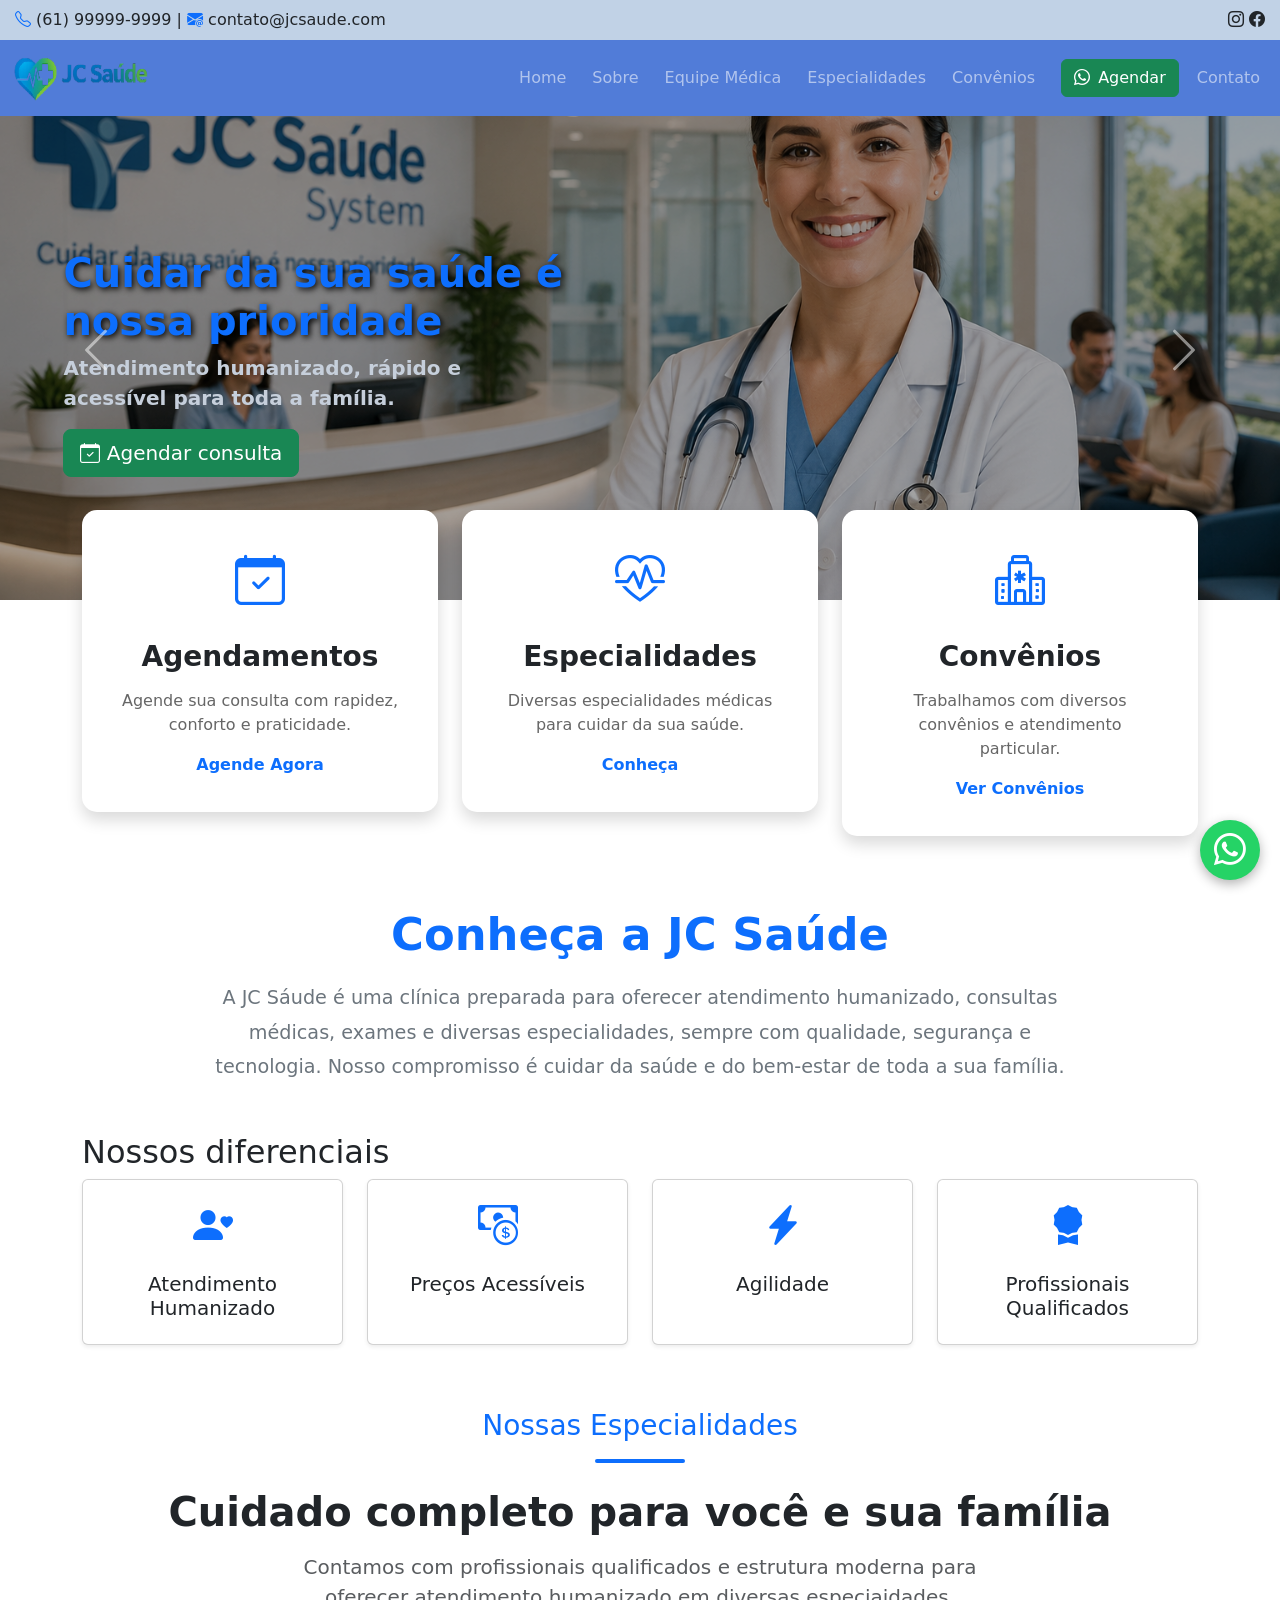
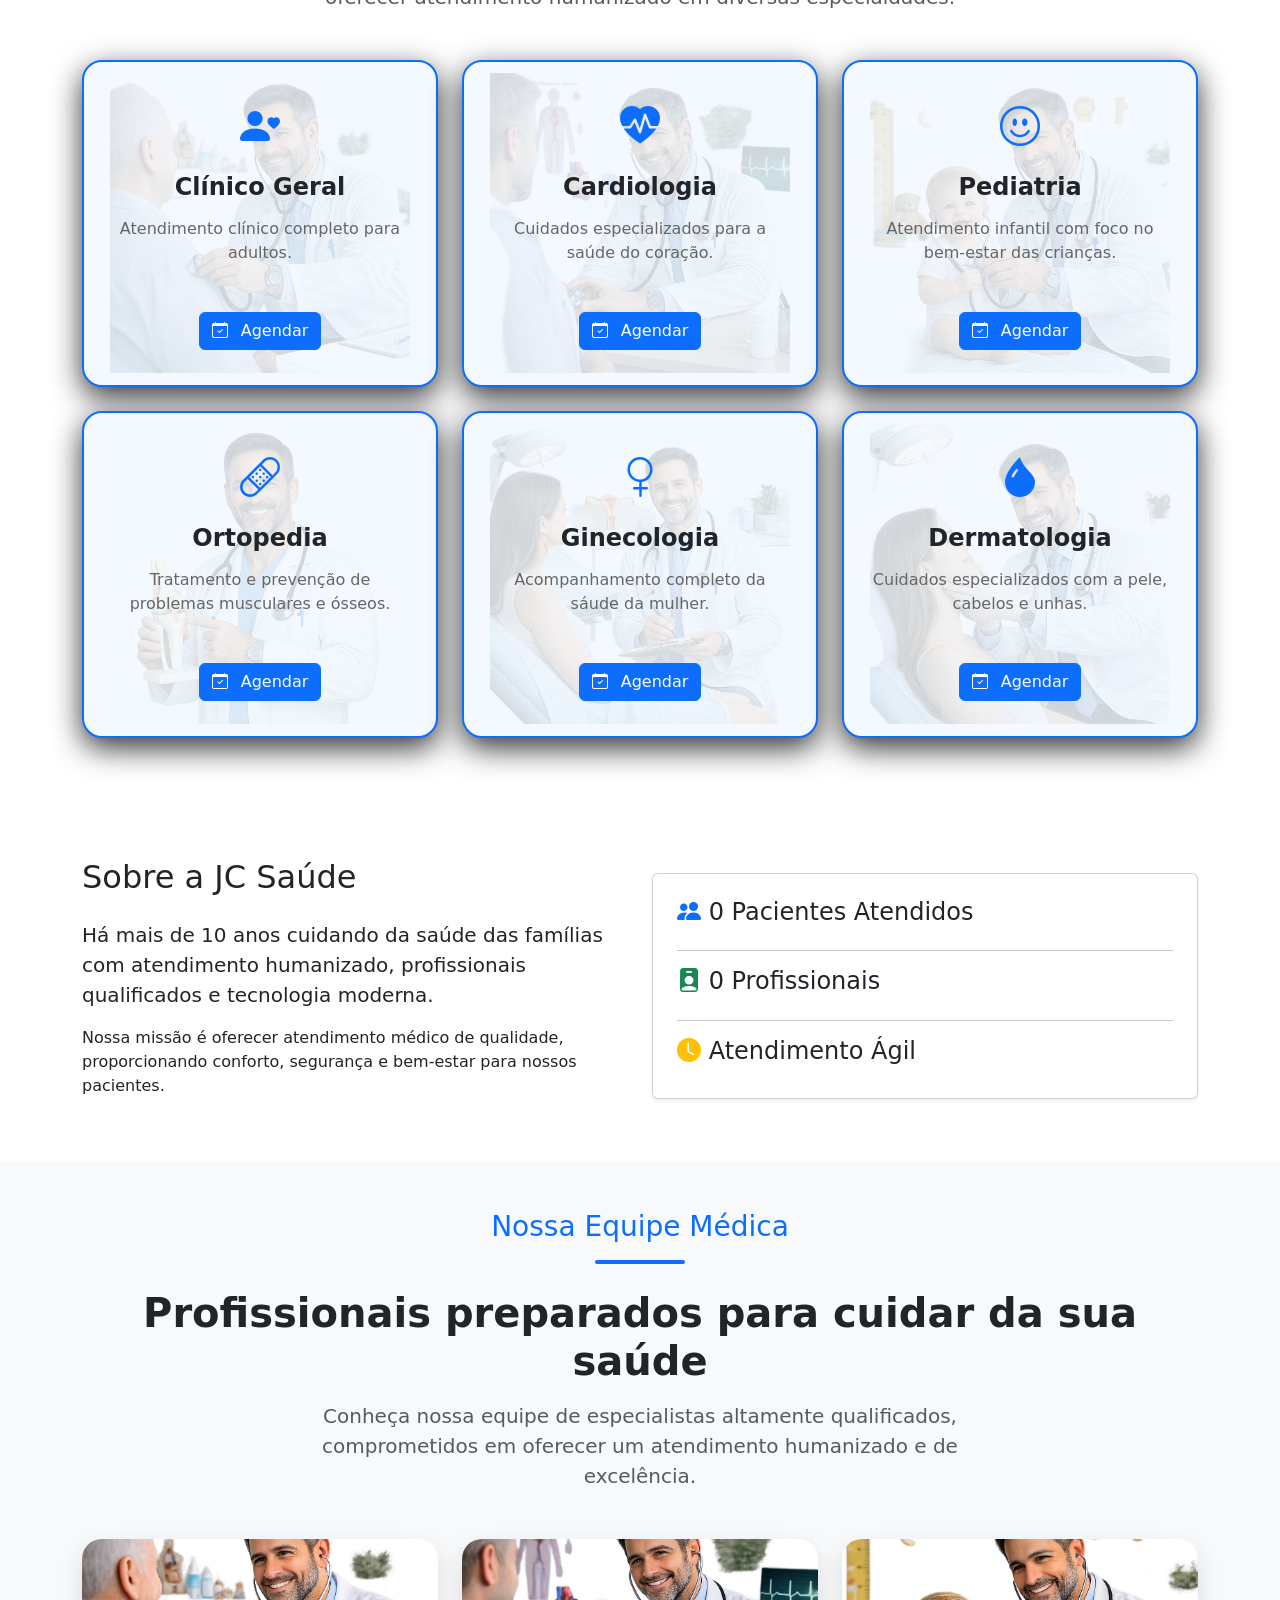
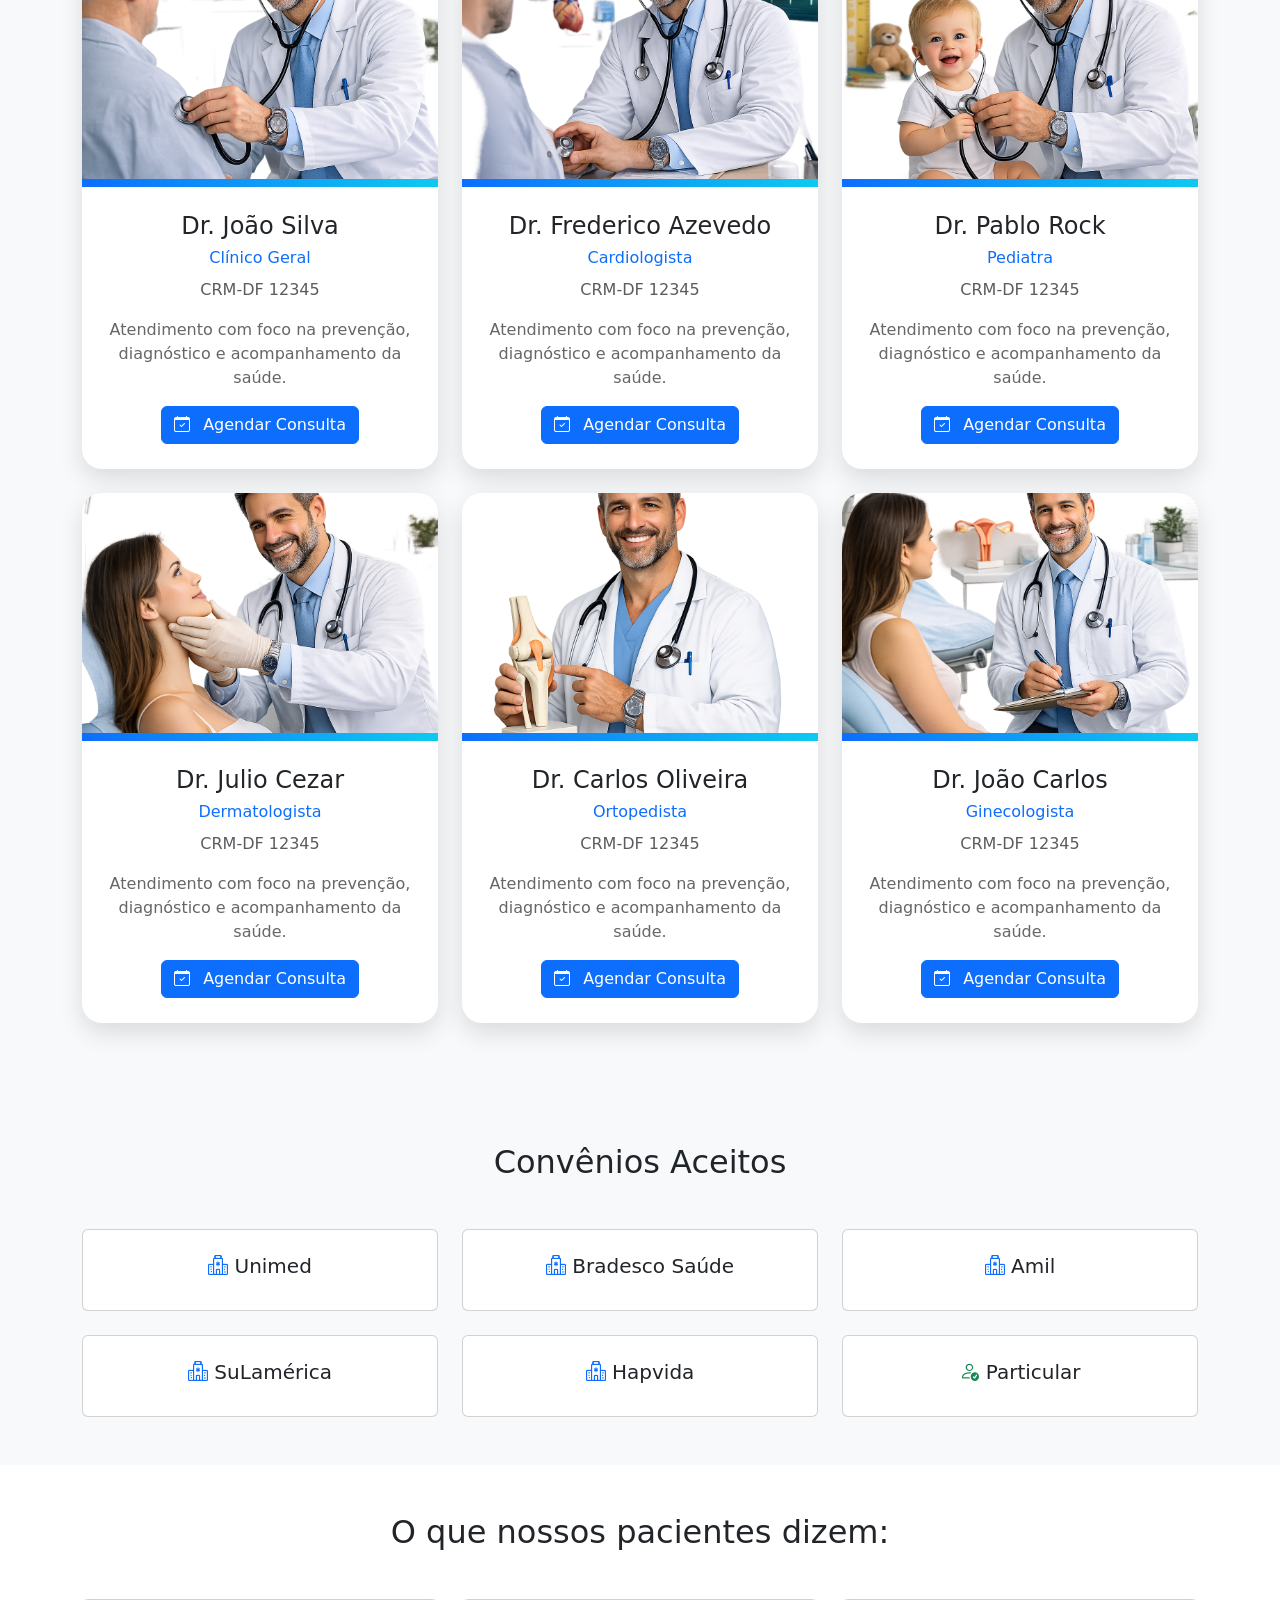
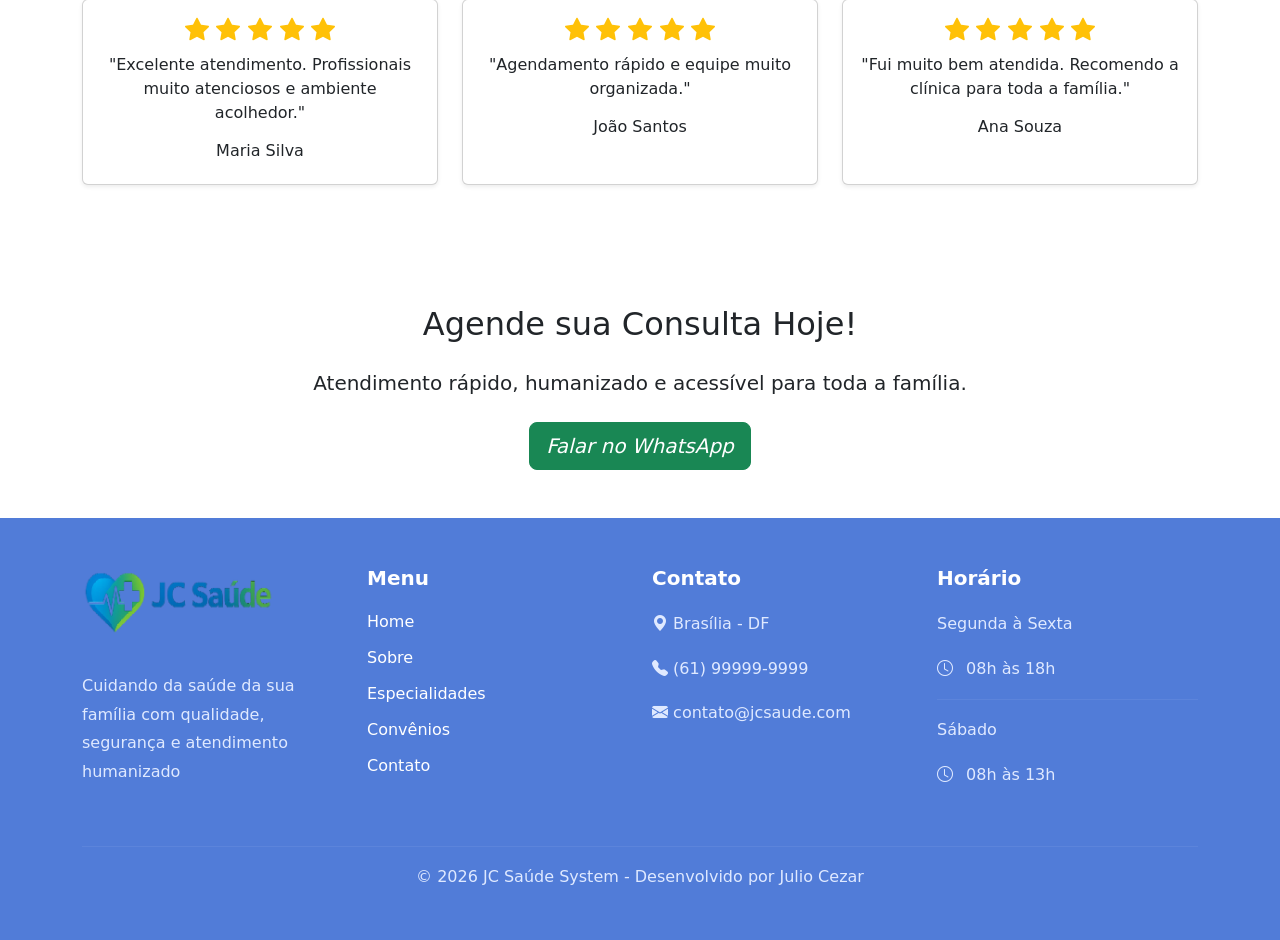
<file: index.html>
<!DOCTYPE html>
<html lang="pt-BR">

<head>
    <meta charset="UTF-8">
    <meta name="viewport"
     content="width=device-width, initial-scale=1.0">
    <title>JC Saúde System</title>
    
<!-- Bootstrap -->
    <link href="https://cdn.jsdelivr.net/npm/bootstrap@5.3.8/dist/css/bootstrap.min.css" rel="stylesheet">

<!-- Bootstrap ícones -->    
    <link rel="stylesheet" href="https://cdn.jsdelivr.net/npm/bootstrap-icons@1.13.1/font/bootstrap-icons.min.css">

<!-- CSS Personalizado -->
<link rel="stylesheet" href="css/style.css">
</head>

<body>

  <!-- Botão Flutuante WhatsApp --> 
    <a href="https://wa.me/5561999999999" 
       class="whatsapp-float" 
       target="_blank">
       <i class="bi bi-whatsapp"></i>
    </a>
    
<!-- Cabeçalho Superior -->
    <header>
        <div>
          <i class="bi bi-telephone text-primary">
          </i> (61) 99999-9999 | 
          <i class="bi bi-envelope-at-fill text-primary">
          </i> contato@jcsaude.com
        </div>

        <div>
          <i class="bi bi-instagram"></i>
          <i class="bi bi-facebook"></i>
        </div>
    </header>

<!-- Navbar Barra de Navegação -->
    <nav class="navbar navbar-expand-lg navbar-dark fixed-top">

        <div class="container-fluid">

          <a class="navbar-brand" href="index.html">
            <img src="img/logo2.png" alt="JC Saúde" style="height: 50px;">
          </a>
          
          <button class="navbar-toggler"
              type="button"
              data-bs-toggle="collapse"
              data-bs-target="#menu">
            <span class="navbar-toggler-icon"></span>
          </button>

          <div class="collapse navbar-collapse"
          id="menu">

          <ul class="navbar-nav ms-auto">

            <li class="nav-item">
              <a class="nav-link"href="#inicio">Home</a>
            </li>

            <li class="nav-item">
              <a class="nav-link"href="#sobre">Sobre</a>
            </li>

            <li class="nav-item">
              <a class="nav-link"href="#equipe">Equipe Médica</a>
            </li>

            <li class="nav-item">
              <a class="nav-link" href="#especialidades">Especialidades</a>
            </li>

            <li class="nav-item">
              <a class="nav-link" href="#convenios">Convênios</a>
            </li>

            <li class="nav-item">
              <a class="btn btn-success ms-2" href="#agendamento">
                <i class="bi bi-whatsapp me-2"></i>Agendar
              </a>
            </li>

            <li class="nav-item">
              <a class="nav-link" href="contato.html">Contato</a>
            </li>

          </ul>
        </div>
      </div>
    </nav>

<!-- Carousel Principal -->
 <section id="inicio">
 <div id="carouselJC" class="carousel slide carousel-fade"
      data-bs-ride="carousel" 
      data-bs-interval="5000" 
      data-bs-pause="hover">
  <div class="carousel-indicators">
    <button type="button" 
            data-bs-target="#carouselJC" 
            data-bs-slide-to="0" 
            class="active" 
            aria-current="true">
    </button>
    <button type="button" 
            data-bs-target="#carouselJC" 
            data-bs-slide-to="1">
    </button>
    <button type="button" 
            data-bs-target="#carouselJC" 
            data-bs-slide-to="2">
    </button>
  </div>

  <div class="carousel-inner">
    <div class="carousel-item active">
      <img src="img/banner1.png" class="d-block w-100" 
           alt="Consulta Médica">
           <div class="carousel-overlay"></div>
           <div class="carousel-caption text-start mb-5">
            <h1>Cuidar da sua saúde é nossa prioridade</h1>
            <p class="fs-5">
              Atendimento humanizado, rápido e acessível para toda a família.
            </p>
            <a href="#contato" class=" btn btn-success btn-lg">
              <i class="bi bi-calendar-check"></i> Agendar consulta
            </a>
      </div>
  </div>

    <div class="carousel-item">
      <img src="img/banner2.png" class="d-block w-100" 
           alt="Consultas e Exames">
           <div class="carousel-overlay"></div>
           <div class="carousel-caption text-start">
           <h2>Consultas e Exames</h2>
           <p>Realizamos consultas e exames com qualidade, rapidez e tecnologia.
           </p>
        </div>
    </div>

    <div class="carousel-item">
      <img src="img/banner3.png" class="d-block w-100" 
           alt="Conheça a JC Sáude">
           <div class="carousel-overlay"></div>
           <div class="carousel-caption text-start">
           <h2>Conheça a JC Saúde</h2>
           <p>Uma clínica preparada para cuidar da sua saúde
             com excelência, segurança e atendimento humanizado
           </p>
        </div>
    </div>
  </div>

  <button class="carousel-control-prev" 
          type="button" 
          data-bs-target="#carouselJC" 
          data-bs-slide="prev">
        <span class="carousel-control-prev-icon"></span>
  </button>
  <button class="carousel-control-next" 
          type="button" 
          data-bs-target="#carouselJC" 
          data-bs-slide="next">
        <span class="carousel-control-next-icon"></span>
  </button>
 </div>
 </section>

<!-- Cards abaixo do Carousel -->
 <section class="cards-home container">
  <div class="row">
  <div class="col-md-4 mb-4">
    <div class="card card-home shadow">
      <i class="bi bi-calendar-check"></i>
      <h3>Agendamentos</h3>
      <p>Agende sua consulta com rapidez, conforto e praticidade.
      </p>
      <a href="#contato">Agende Agora</a>
    </div>
  </div>

  <div class="col-md-4 mb-4">
    <div class="card card-home shadow">
      <i class="bi bi-heart-pulse"></i>
      <h3>Especialidades</h3>
      <p>Diversas especialidades médicas para cuidar da sua saúde.
      </p>
      <a href="#especialidades">Conheça</a>
    </div>
  </div>

  <div class="col-md-4 mb-4">
    <div class="card card-home shadow">
      <i class="bi bi-hospital"></i>
      <h3>Convênios</h3>
      <p>Trabalhamos com diversos convênios e atendimento particular.
      </p>
      <a href="#convenios">Ver Convênios</a>
    </div>
  </div>

  </div>
 </section>
    <main>

<!-- Hero Section -->
        <section class="hero-section py-5">
          <div class="container text-center">

                  <h2>Conheça a JC Saúde</h2>

                  <p>A JC Sáude é uma clínica preparada para oferecer atendimento 
                    humanizado, consultas médicas, exames e diversas especialidades,
                    sempre com qualidade, segurança e tecnologia.
                    Nosso compromisso é cuidar da saúde e do bem-estar de toda a sua família.
                  </p>

                </div>
        </section>

<!-- Nossos Diferenciais -->
        <section>
          <div class="container">

            <h2>Nossos diferenciais</h2>

            <div class="row">
            
                <div class="col-md-3 mb-3">
                  <div class="card h-100 shadow-sm">
                    <div class="card-body text-center">
                      <i class="bi bi-person-heart fs-1 text-primary"></i>
                      <h5 class="mt-3">Atendimento Humanizado</h5>
                    </div>
                  </div>
                </div>

                <div class="col-md-3 mb-3">
                  <div class="card h-100 shadow-sm">
                     <div class="card-body text-center">
                      <i class="bi bi-cash-coin fs-1 text-primary"></i>
                      <h5 class="mt-3">Preços Acessíveis</h5>
                    </div>
                  </div>
                </div>

                <div class="col-md-3 mb-3">
                  <div class="card h-100 shadow-sm">
                     <div class="card-body text-center">
                      <i class="bi bi-lightning-charge-fill fs-1 text-primary"></i>
                      <h5 class="mt-3">Agilidade</h5>
                    </div>
                  </div>
                </div>

                <div class="col-md-3 mb-3">
                  <div class="card h-100 shadow-sm">
                     <div class="card-body text-center">
                      <i class="bi bi-award-fill fs-1 text-primary"></i>
                      <h5 class="mt-3">Profissionais Qualificados</h5>
                    </div>
                  </div>
                </div>

            </div>

          </div>
        </section>

<!-- Especialidades Médicas -->
        <section id="especialidades" class="py-5">
          <div class="container">

           <div class="text-center mb-5">
            <h3 class="text-primary mb-3">
              Nossas Especialidades
            </h3>
            <div class="linha-titulo"></div>

              <h2 class="display-6 fw-bold mb-3">
                Cuidado completo para você e sua família
              </h2>

              <p class="lead text-muted mx-auto" 
                 style="max-width: 700px;">
                Contamos com profissionais qualificados e estrutura moderna para oferecer
                atendimento humanizado em diversas especiaidades.
              </p>
            </div>

            <div class="row">

                <div class="col-lg-4 col-md-6 mb-4">
                    <div class="card-especialidade" 
                         style="--watermark:url('../img/clinico-geral.png');">
                        <div class="card-body text-center">
                          <i class="bi bi-person-heart text-primary fs-1"></i>
                        <h4 class="mt-3">Clínico Geral</h4>
                            <p>
                              Atendimento clínico completo para adultos.
                            </p>
                            <a href="#contato" class="btn btn-primary">
                              <i class="bi bi-calendar-check me-2"></i>
                              Agendar
                            </a>
                         </div>

                      </div>
                   </div>

                <div class="col-lg-4 col-md-6 mb-4">
                    <div class="card-especialidade" 
                         style="--watermark:url('../img/cardiologista.png');">
                        <div class="card-body text-center">
                            <i class="bi bi-heart-pulse-fill text-primary fs-1"></i> 
                            <h4 class="mt-3">Cardiologia</h4>
                            <p>
                              Cuidados especializados para a saúde do coração.
                            </p>
                             <a href="#contato" class="btn btn-primary">
                              <i class="bi bi-calendar-check me-2"></i>
                              Agendar
                            </a>
                        </div>

                    </div>
                  </div>

                <div class="col-lg-4 col-md-6 mb-4">
                    <div class="card-especialidade" 
                         style="--watermark:url('../img/pediatra.png');">
                        <div class="card-body text-center">
                          <i class="bi bi-emoji-smile text-primary fs-1"></i>
                        <h4 class="mt-3">Pediatria</h4>
                            <p>
                              Atendimento infantil com foco no bem-estar das crianças.
                            </p>
                            <a href="#contato" class="btn btn-primary">
                              <i class="bi bi-calendar-check me-2"></i>
                              Agendar
                            </a>
                         </div>

                      </div>
                  </div>

                <div class="col-lg-4 col-md-6 mb-4">
                    <div class="card-especialidade" 
                         style="--watermark:url('../img/ortopedista.png');">
                        <div class="card-body text-center">
                          <i class="bi bi-bandaid text-primary fs-1"></i>
                        <h4 class="mt-3">Ortopedia</h4>
                            <p>
                              Tratamento e prevenção de problemas musculares e ósseos.
                            </p>
                            <a href="#contato" class="btn btn-primary">
                              <i class="bi bi-calendar-check me-2"></i>
                              Agendar
                            </a>
                        </div>

                     </div>
                  </div>

                <div class="col-lg-4 col-md-6 mb-4">
                    <div class="card-especialidade" 
                         style="--watermark:url('../img/ginecologista.png');">
                        <div class="card-body text-center">
                          <i class="bi bi-gender-female text-primary fs-1"></i>
                        <h4 class="mt-3">Ginecologia</h4>
                            <p>
                              Acompanhamento completo da sáude da mulher.
                            </p>
                            <a href="#contato" class="btn btn-primary">
                              <i class="bi bi-calendar-check me-2"></i>
                              Agendar
                            </a>
                       </div>

                  </div>
                </div>

                <div class="col-lg-4 col-md-6 mb-4">
                    <div class="card-especialidade" 
                         style="--watermark:url('../img/demartologista.png');">
                        <div class="card-body text-center">
                          <i class="bi bi-droplet-fill text-primary fs-1"></i>
                        <h4 class="mt-3">Dermatologia</h4>
                            <p>
                              Cuidados especializados com a pele, cabelos e unhas.
                            </p>
                            <a href="#contato" class="btn btn-primary">
                              <i class="bi bi-calendar-check me-2"></i>
                              Agendar
                            </a>
                        </div>

                    </div>
                 </div>
              </div>
           </div>
        </section>
    
<!-- Sobre a clínica -->
        <section id="sobre" class="py-5">
          <div class="container">
            <div class="row align-items-center">
              <div class="col-md-6">
                <h2 class="mb-4">Sobre a JC Saúde</h2>

                <p class="lead">
                  Há mais de 10 anos cuidando da saúde das famílias com atendimento humanizado,
                   profissionais qualificados e tecnologia moderna.
                </p>

                <p>Nossa missão é oferecer atendimento médico de qualidade,
                  proporcionando conforto, segurança e bem-estar para nossos pacientes.
                </p>
              </div>
              <div class="col-md-6">
                <div class="card shadow-sm p-4">

                  <h4>
                    <i class="bi bi-people-fill text-primary"></i>
                    <span class="contador" data-target="5000">0</span>
                    Pacientes Atendidos
                  </h4>
                  
                  <hr>

                  <h4>
                    <i class="bi bi-person-badge-fill text-success"></i>
                    <span class="contador" data-target="20">0</span>
                    Profissionais
                  </h4>

                  <hr>

                  <h4>
                    <i class="bi bi-clock-fill text-warning"></i>
                    Atendimento Ágil
                  </h4>
                </div>
              </div>
            </div>
          </div>
        </section>  
        
<!-- Equipe Médica -->
 <section id="equipe" class="py-5 bg-light">
  <div class="container">
    <div class="text-center mb-5">
      <h3 class="text-primary mb-3">
        Nossa Equipe Médica
      </h3>
      <div class="linha-titulo"></div>
      <h2 class="display-6 fw-bold mb-3">
        Profissionais preparados para cuidar da sua saúde
      </h2>
      <p class="lead text-muted mx-auto"
         style="max-width: 700px;">
         Conheça nossa equipe de especialistas altamente qualificados,
         comprometidos em oferecer um atendimento humanizado e de excelência.
        </p>
    </div>
    <div class="row">

      <div class="col-lg-4 col-md-6 mb-4">
        <div class="card-medico text-center">
          <img src="img/clinico-geral.png" 
               class="img-fluid foto-medico" 
               alt="clínico Geral">
               <div class="faixa-medico"></div>
               <div class="card-body">
                <h4>Dr. João Silva</h4>
                <h6 class="text-primary">
                  Clínico Geral
                </h6>

                <p class="text-muted">
                  CRM-DF 12345
                </p>
                <p>
                  Atendimento com foco na prevenção,
                  diagnóstico e acompanhamento da saúde.
                </p>

                <a href="#contato" class="btn btn-primary">
                  <i class="bi bi-calendar-check me-2"></i>
                  Agendar Consulta
                </a>
               </div>             
            </div>           
        </div>
        
         <div class="col-lg-4 col-md-6 mb-4">
        <div class="card-medico text-center">
          <img src="img/cardiologista.png" 
               class="img-fluid foto-medico" 
               alt="clínico Geral">
               <div class="faixa-medico"></div>
               <div class="card-body">
                <h4>Dr. Frederico Azevedo</h4>
                <h6 class="text-primary">
                  Cardiologista
                </h6>

                <p class="text-muted">
                  CRM-DF 12345
                </p>
                <p>
                  Atendimento com foco na prevenção,
                  diagnóstico e acompanhamento da saúde.
                </p>

                <a href="#contato" class="btn btn-primary">
                  <i class="bi bi-calendar-check me-2"></i>
                  Agendar Consulta
                </a>
               </div>             
            </div>           
        </div>

         <div class="col-lg-4 col-md-6 mb-4">
        <div class="card-medico text-center">
          <img src="img/pediatra.png" 
               class="img-fluid foto-medico" 
               alt="clínico Geral">
               <div class="faixa-medico"></div>
               <div class="card-body">
                <h4>Dr. Pablo Rock</h4>
                <h6 class="text-primary">
                  Pediatra
                </h6>

                <p class="text-muted">
                  CRM-DF 12345
                </p>
                <p>
                  Atendimento com foco na prevenção,
                  diagnóstico e acompanhamento da saúde.
                </p>

                <a href="#contato" class="btn btn-primary">
                  <i class="bi bi-calendar-check me-2"></i>
                  Agendar Consulta
                </a>
               </div>             
            </div>           
        </div>

         <div class="col-lg-4 col-md-6 mb-4">
        <div class="card-medico text-center">
          <img src="img/demartologista.png" 
               class="img-fluid foto-medico" 
               alt="clínico Geral">
               <div class="faixa-medico"></div>
               <div class="card-body">
                <h4>Dr. Julio Cezar</h4>
                <h6 class="text-primary">
                  Dermatologista
                </h6>

                <p class="text-muted">
                  CRM-DF 12345
                </p>
                <p>
                  Atendimento com foco na prevenção,
                  diagnóstico e acompanhamento da saúde.
                </p>

                <a href="#contato" class="btn btn-primary">
                  <i class="bi bi-calendar-check me-2"></i>
                  Agendar Consulta
                </a>
               </div>             
            </div>           
        </div>

         <div class="col-lg-4 col-md-6 mb-4">
        <div class="card-medico text-center">
          <img src="img/ortopedista.png" 
               class="img-fluid foto-medico" 
               alt="clínico Geral">
               <div class="faixa-medico"></div>
               <div class="card-body">
                <h4>Dr. Carlos Oliveira</h4>
                <h6 class="text-primary">
                  Ortopedista
                </h6>

                <p class="text-muted">
                  CRM-DF 12345
                </p>
                <p>
                  Atendimento com foco na prevenção,
                  diagnóstico e acompanhamento da saúde.
                </p>

                <a href="#contato" class="btn btn-primary">
                  <i class="bi bi-calendar-check me-2"></i>
                  Agendar Consulta
                </a>
               </div>             
            </div>           
        </div>

         <div class="col-lg-4 col-md-6 mb-4">
        <div class="card-medico text-center">
          <img src="img/ginecologista.png" 
               class="img-fluid foto-medico" 
               alt="clínico Geral">
               <div class="faixa-medico"></div>
               <div class="card-body">
                <h4>Dr. João Carlos</h4>
                <h6 class="text-primary">
                  Ginecologista
                </h6>

                <p class="text-muted">
                  CRM-DF 12345
                </p>
                <p>
                  Atendimento com foco na prevenção,
                  diagnóstico e acompanhamento da saúde.
                </p>

                <a href="#contato" class="btn btn-primary">
                  <i class="bi bi-calendar-check me-2"></i>
                  Agendar Consulta
                </a>
               </div>             
            </div>           
        </div>
      </div>
  </div>
 </section>

<!-- Convênios aceitos -->        
        <section id="convenios" class="py-5 bg-light">
          <div class="container">
            <h2 class="text-center mb-5">Convênios Aceitos</h2>

            <div class="row g-4">

              <div class="col-md-4">
                <div class="card text-center p-4">
                  <h5><i class="bi bi-hospital text-primary"></i> Unimed</h5>
                </div>
              </div>

               <div class="col-md-4">
                <div class="card text-center p-4">
                  <h5><i class="bi bi-hospital text-primary"></i> Bradesco Saúde</h5>
               </div>
             </div>

              <div class="col-md-4">
                <div class="card text-center p-4">
                  <h5><i class="bi bi-hospital text-primary"></i> Amil</h5>
                </div>
              </div>

              <div class="col-md-4">
                <div class="card text-center p-4">
                  <h5><i class="bi bi-hospital text-primary"></i> SuLamérica</h5>
                </div>
              </div>

              <div class="col-md-4">
                <div class="card text-center p-4">
                  <h5><i class="bi bi-hospital text-primary"></i> Hapvida</h5>
                </div>
              </div>

              <div class="col-md-4">
                <div class="card text-center p-4">
                  <h5><i class="bi bi-person-check text-success"></i> Particular</h5>
                </div>
              </div>

            </div>
          </div>
        </section>

<!-- Depoimentos -->
        <section class="py-5">

          <div class="container">

            <h2 class="text-center mb-5">
              O que nossos pacientes dizem:
            </h2>

            <div class="row">
              <div class="col-md-4 mb-4">
                <div class="card h-100 shadow-sm">
                  <div class="card-body text-center">
                  <h4 class="text-warning">
                    <i class="bi bi-star-fill"></i>
                    <i class="bi bi-star-fill"></i>
                    <i class="bi bi-star-fill"></i>
                    <i class="bi bi-star-fill"></i>
                    <i class="bi bi-star-fill"></i>
                  </h4>

                  <p>"Excelente atendimento. 
                    Profissionais muito atenciosos e ambiente acolhedor."
                  </p>

                  <h6 class="mt-3">
                    Maria Silva
                  </h6>
                </div>
              </div>
            </div>
            <div class="col-md-4 mb-4">
              <div class="card h-100 shadow-sm">
                <div class="card-body text-center">
                  <h4 class="text-warning">
                    <i class="bi bi-star-fill"></i>
                    <i class="bi bi-star-fill"></i>
                    <i class="bi bi-star-fill"></i>
                    <i class="bi bi-star-fill"></i>
                    <i class="bi bi-star-fill"></i>
                  </h4>

                  <p>
                    "Agendamento rápido e equipe muito organizada."
                  </p>

                  <h6 class="mt-3">
                    João Santos
                  </h6>
                </div>
              </div>
            </div>
            <div class="col-md-4 mb-4">
              <div class="card h-100 shadow-sm">
                <div class="card-body text-center">
                  <h4 class="text-warning">
                    <i class="bi bi-star-fill"></i>
                    <i class="bi bi-star-fill"></i>
                    <i class="bi bi-star-fill"></i>
                    <i class="bi bi-star-fill"></i>
                    <i class="bi bi-star-fill"></i>
                  </h4>

                  <p>
                    "Fui muito bem atendida. 
                    Recomendo a clínica para toda a família."
                  </p>

                  <h6 class="mt-3">
                    Ana Souza
                  </h6>
                  <div>
                <div>
              <div>
            <div>
          </div>
        </section>  

<!-- Agendamento -->        
        <section id="agendamento" class="py-5 text-center">
  
          <div class="container">

            <h2 class="mb-4">Agende sua Consulta Hoje!</h2>

            <p class="lead mb-4">Atendimento rápido, humanizado e acessível para toda a família.</p>

            <a href="#" class="btn btn-success btn-lg">
              <i>Falar no WhatsApp</i>
            </a>
          </div>     
        </section>
    </main>

<!-- Rodapé -->
    <footer class="footer-jc text-white py-5">
      
      <div class="container">

        <div class="row">
          <div class="col-lg-3 mb-4">

            <img src="img/logo2.png" 
                 alt="JC Saúde"
                 style="height: 70px;">

                 <p class="mt-3">Cuidando da saúde da sua família com qualidade, 
                  segurança e atendimento humanizado
                 </p>
               </div>

          <div class="col-lg-3 mb-4">
            <h5>Menu</h5>
            <ul class="list-unstyled">
              <li><a href="#inicio">Home</a></li>
              <li><a href="#sobre">Sobre</a></li>
              <li><a href="#especialidades">Especialidades</a></li>
              <li><a href="#convenios">Convênios</a></li>
              <li><a href="contato.html">Contato</a></li>
            </ul>
          </div>

           <div class="col-lg-3 mb-4">
            <h5>Contato</h5>
            <p>
              <i class="bi bi-geo-alt-fill"></i>
              Brasília - DF
            </p>

            <p>
              <i class="bi bi-telephone-fill"></i>
              (61) 99999-9999
            </p>

            <p>
              <i class="bi bi-envelope-fill"></i>
              contato@jcsaude.com
            </p>
         </div>

           <div class="col-lg-3 mb-4">
            <h5>Horário</h5>
            <p>Segunda à Sexta</p>
            <p>
              <i class="bi bi-clock me-2"></i>
              08h às 18h
            </p>
            <hr>
            <p>Sábado</p>
            <p>
              <i class="bi bi-clock me-2"></i>
              08h às 13h
            </p>
        </div>
      </div>
      <hr>
      
      <div class="text-center">
        <p class="mb-0">
          © <span id="ano"></span> JC Saúde System - Desenvolvido por Julio Cezar
        </p>
        </div>
      </div>
    </footer>

<!-- Include All JS -->
    <script src="https://cdn.jsdelivr.net/npm/bootstrap@5.3.8/dist/js/bootstrap.bundle.min.js"></script>
    <script src="js/script.js"></script>
</body>

</html>
</file>
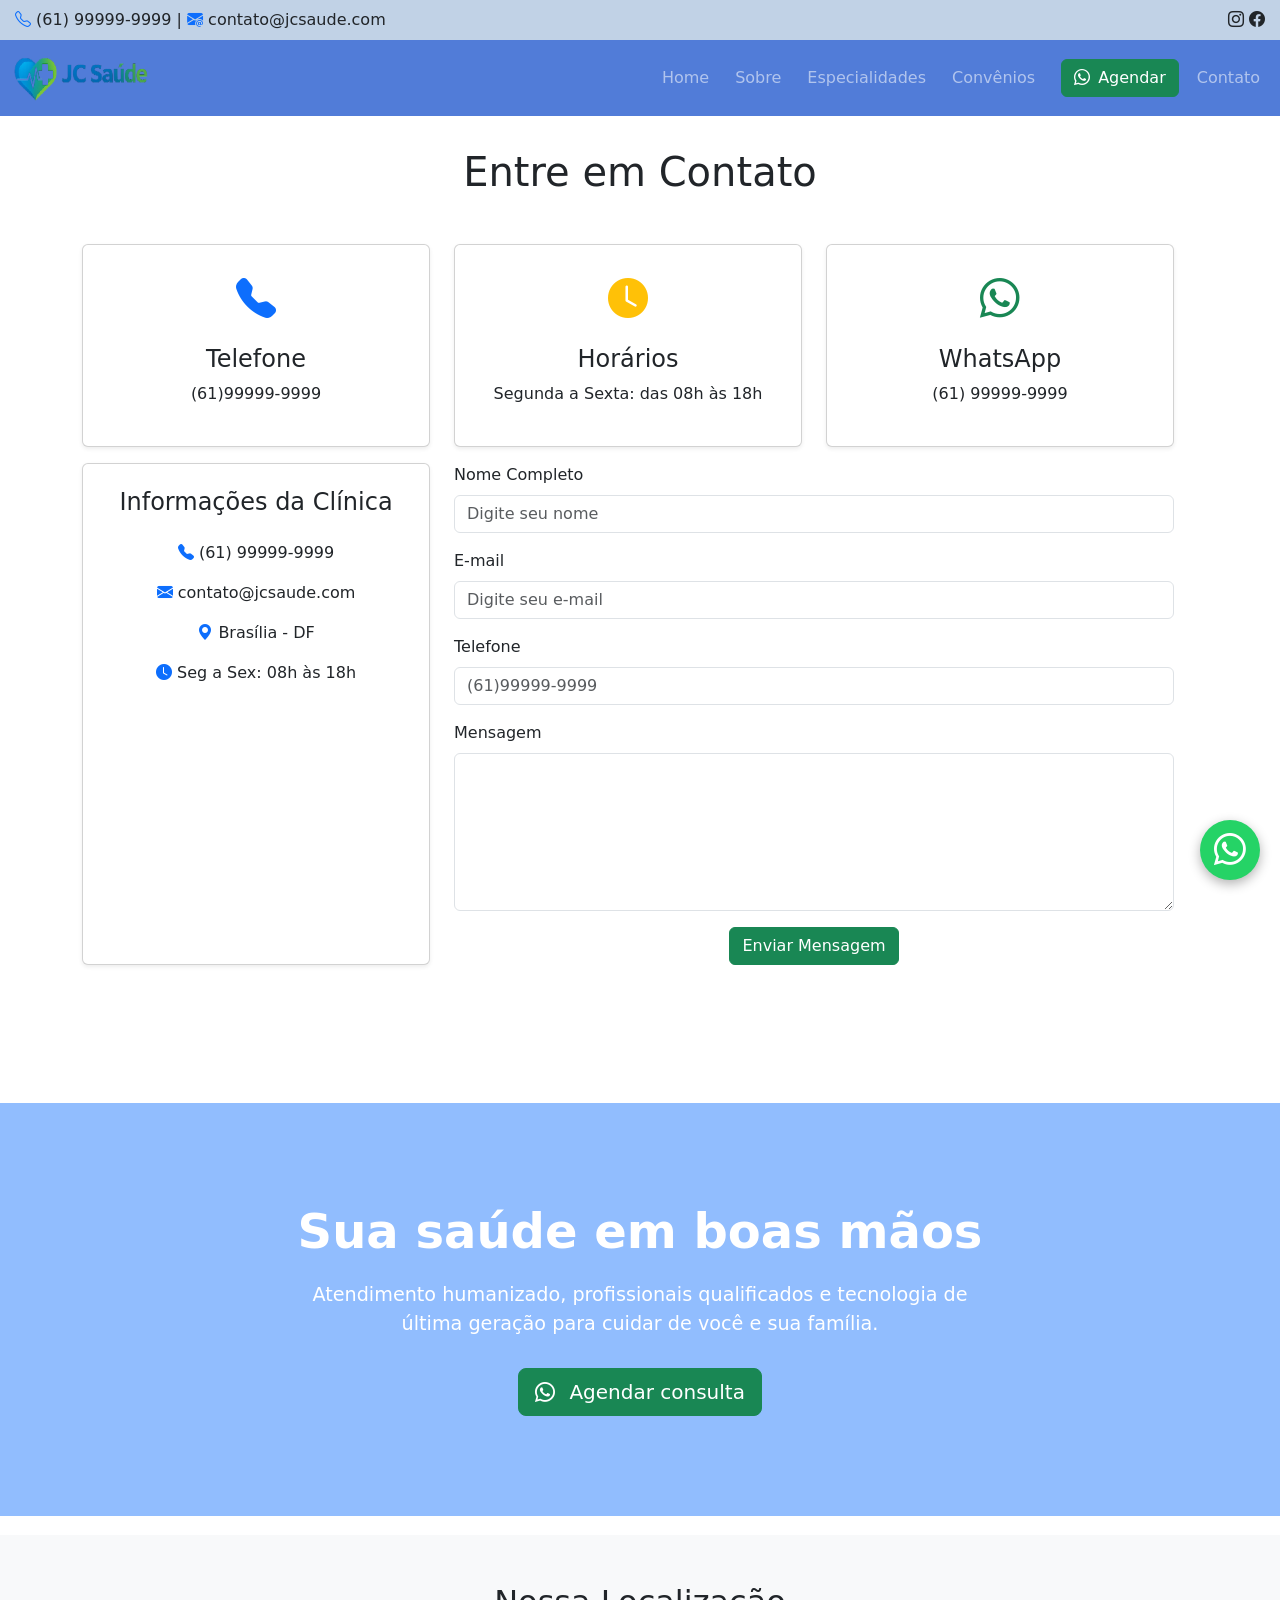
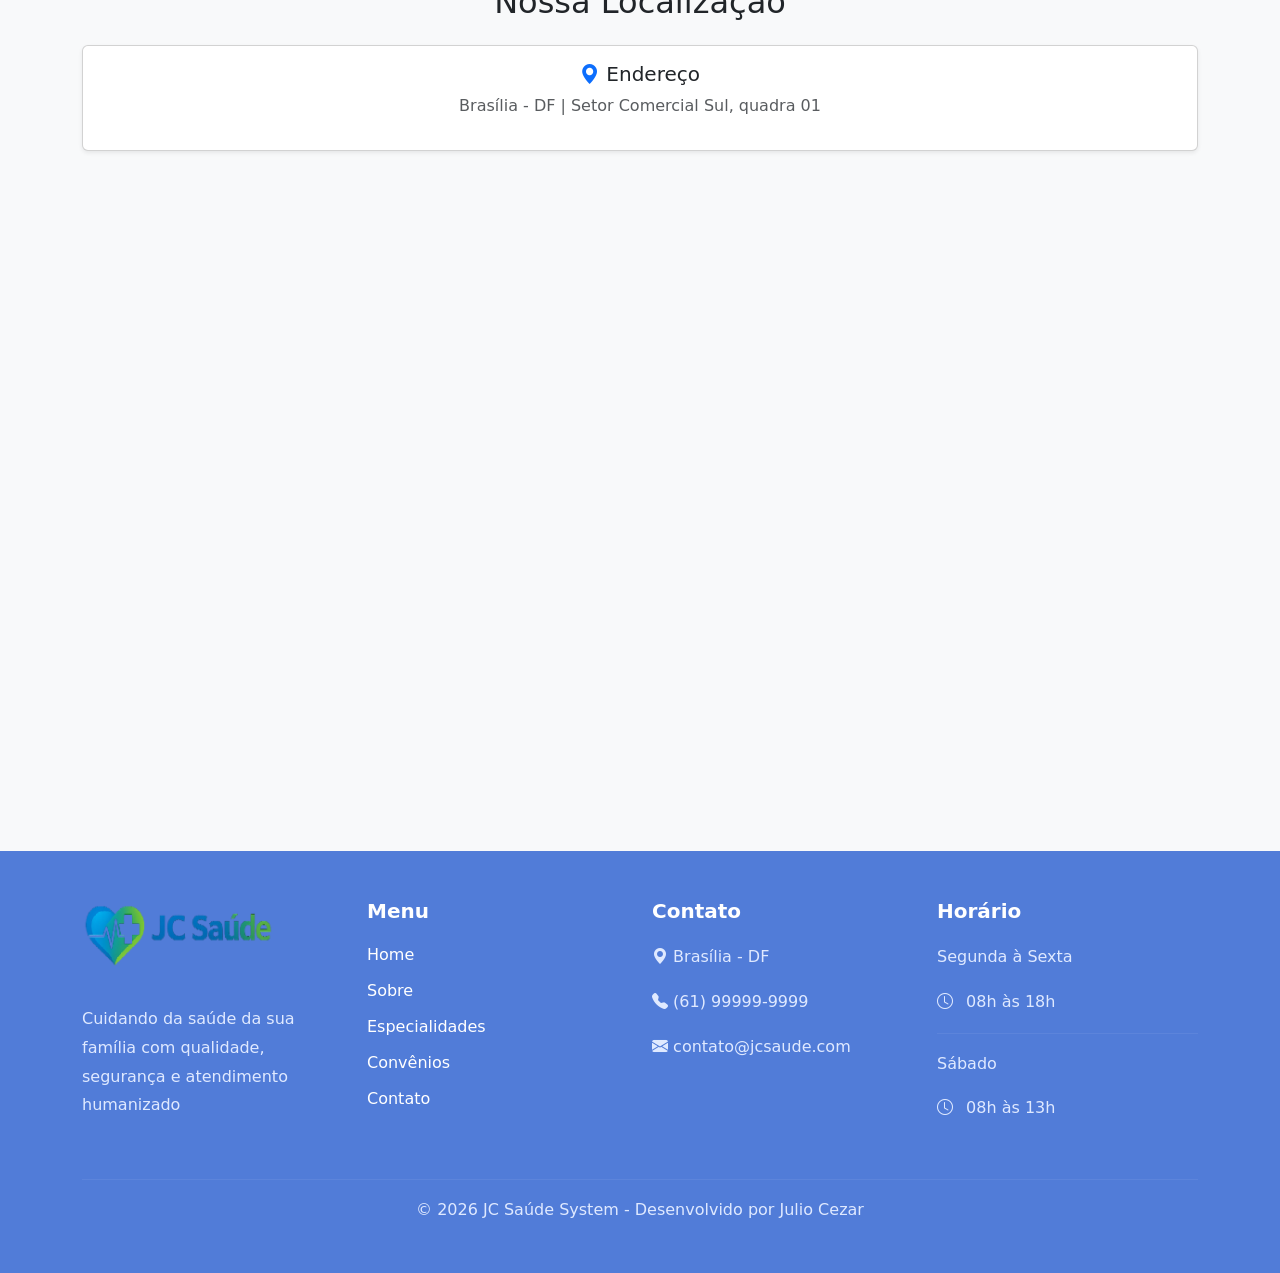
<file: contato.html>
<!DOCTYPE html>
<html lang="pt-BR">

<head>
    <meta charset="UTF-8">
    <meta name="viewport"
    content="width=device-width,
    initial-scale=1.0">

    <title>Contato - JC Saúde System</title>

<!-- Bootstrap -->
     <link href="https://cdn.jsdelivr.net/npm/bootstrap@5.3.8/dist/css/bootstrap.min.css" rel="stylesheet">

<!-- Bootstrap Ícones -->
      <link rel="stylesheet" href="https://cdn.jsdelivr.net/npm/bootstrap-icons@1.13.1/font/bootstrap-icons.min.css">

<!-- CSS Personalizado -->
      <link rel="stylesheet" href="css/style.css">

</head>

<body>

<!-- Botão Flutuante WhatsApp --> 
    <a href="https://wa.me/5561999999999" 
       class="whatsapp-float" 
       target="_blank">
       <i class="bi bi-whatsapp"></i>
    </a>

<!-- Cabeçalho Superior -->  
  <header>
        <div>
          <i class="bi bi-telephone text-primary">
          </i> (61) 99999-9999 | 
          <i class="bi bi-envelope-at-fill text-primary">
          </i> contato@jcsaude.com
        </div>

        <div>
          <i class="bi bi-instagram"></i>
          <i class="bi bi-facebook"></i>
        </div>
    </header>

<!-- Navbar Barra de Navegação -->
  <nav class="navbar navbar-expand-lg navbar-dark fixed-top">

        <div class="container-fluid">

          <a class="navbar-brand" href="index.html">
            <img src="img/logo2.png" alt="JC Saúde" style="height: 50px;">
          </a>
            
          <button class="navbar-toggler"
              type="button"
              data-bs-toggle="collapse"
              data-bs-target="#menu">
            <span class="navbar-toggler-icon"></span>
          </button>

          <div class="collapse navbar-collapse"
          id="menu">

          <ul class="navbar-nav ms-auto">

            <li class="nav-item">
              <a class="nav-link"href="index.html">Home</a>
            </li>

            <li class="nav-item">
              <a class="nav-link"href="index.html#sobre">Sobre</a>
            </li>

            <li class="nav-item">
              <a class="nav-link" href="index.html#especialidades">Especialidades</a>
            </li>

            <li class="nav-item">
              <a class="nav-link" href="index.html#convenios">Convênios</a>
            </li>

            <li class="nav-item">
              <a class="btn btn-success ms-2" href="index.html#agendamento">
                <i class="bi bi-whatsapp me-2"></i>Agendar
              </a>
            </li>

            <li class="nav-item">
              <a class="nav-link" href="contato.html">Contato</a>
            </li>

          </ul>
        </div>
      </div>
    </nav>
  
<!-- Conteúdo Principal -->
   <main>

<!-- Seção Contato -->
    <section class="py-5">
        <div class="container">

<!-- Título -->
            <h1 class="text-center mb-5">
                Entre em Contato
            </h1>

            <div class="row align-items-center-start">
   
<!-- Cards de Contato -->
 <div class="row text-center mb-5">

    <div class="col-md-4 mb-3">
        <div class="card shadow-sm p-4">
            <i class="bi bi-telephone-fill text-primary fs-1"></i>
            <h4 class="mt-3">Telefone</h4>
            <p>(61)99999-9999</p>
        </div>
    </div>

    <div class="col-md-4 mb-3">
        <div class="card shadow-sm p-4">
            <i class="bi bi-clock-fill text-warning fs-1"></i>
            <h4 class="mt-3">Horários</h4>
            <p>Segunda a Sexta: das 08h às 18h</p>
        </div>
    </div>

    <div class="col-md-4 mb-3">
        <div class="card shadow-sm p-4">
            <i class="bi bi-whatsapp text-success fs-1"></i>
            <h4 class="mt-3">WhatsApp</h4>
            <p>(61) 99999-9999</p>
        </div>
    </div>

<!-- Informações da Clínica -->
                <div class="col-md-4 mb-4">

                    <div class="card shadow-sm p-4 h-100">

                        <h4 class="mb-4">
                            Informações da Clínica
                        </h4>

                        <p>
                            <i class="bi bi-telephone-fill text-primary"></i>
                            (61) 99999-9999
                        </p>

                        <p>
                            <i class="bi bi-envelope-fill text-primary"></i>
                            contato@jcsaude.com
                        </p>

                        <p>
                            <i class="bi bi-geo-alt-fill text-primary"></i>
                            Brasília - DF
                        </p>

                        <p>
                            <i class="bi bi-clock-fill text-primary"></i>
                            Seg a Sex: 08h às 18h
                        </p>

                    </div>
                  </div>           

<!-- Formulário -->
                  <div class="col-md-8 mb-4">

                   <form>                    
                        
<!-- Campo Nome -->
                        <div class="mb-3">
                            <label class="form-label text-start d-block">
                                Nome Completo
                            </label>
                            <input 
                            type="text" 
                            class="form-control" 
                            placeholder="Digite seu nome">
                        </div>

<!-- Campo E-mail -->
                        <div class="mb-3">
                            <label class="form-label text-start d-block">
                                E-mail
                            </label>
                            <input 
                            type="email" 
                            class="form-control" 
                            placeholder="Digite seu e-mail">
                        </div>

<!-- Campo Telefone -->
                        <div class="mb-3">
                            <label class="form-label text-start d-block">
                                Telefone
                            </label>
                            <input 
                            type="tel" 
                            class="form-control" 
                            placeholder="(61)99999-9999">
                        </div>

<!-- Campo Mensagem -->
                        <div class="mb-3">
                            <label class="form-label text-start d-block">
                                Mensagem
                            </label>
                            <textarea
                            class="form-control" 
                            rows="6"
                            placeholder="Digite sua mensagem">
                            </textarea>
                        </div>

<!-- Botão Enviar -->
                        <button
                        type="submit"
                        class="btn btn-success">
                         Enviar Mensagem
                        </button>

                    </form>

                </div>
              </div>
            </div>
          
    </section>
   </main>

<!-- Seção Parallax -->
 <section class="parallax-contato">
  <div class="parallax-overlay">
    <div class="container text-center">
      <h2>Sua saúde em boas mãos</h2>
      <p>
        Atendimento humanizado, profissionais qualificados e tecnologia de última
        geração para cuidar de você e sua família.
      </p>
      <a href="https://wa.me/5561999999999" 
        class="btn btn-success btn-lg">
      <i class="bi bi-whatsapp me-2"></i>
        Agendar consulta
      </a>
    </div>
  </div>
 </section>

<!-- Localização -->
     <section class="py-5 bg-light">
        <div class="container">

            <h2 class="text-center mb-4">
                Nossa Localização
            </h2>

            <div class=" card shadow-sm mb-4">
                <div class="card-body text-center">
                    <h5>
                        <i class="bi bi-geo-alt-fill text-primary"></i>
                        Endereço
                    </h5>
                    <p class="text-center text-muted mb-3">
                        Brasília - DF | Setor Comercial Sul, quadra 01
                    </p>
                </div>
            </div>

            <div class="ratio ratio-16x9">
                <iframe src="https://www.google.com/maps/embed?pb=!1m18!1m12!1m3!1d245796.23966469977!2d-48.10217360681622!3d-15.72115649950238!2m3!1f0!2f0!3f0!3m2!1i1024!2i768!4f13.1!3m3!1m2!1s0x935a3d18df9ae275%3A0x738470e469754a24!2sBras%C3%ADlia%20-%20Plano%20Piloto%2C%20Bras%C3%ADlia%20-%20DF!5e0!3m2!1spt-BR!2sbr!4v1781704507107!5m2!1spt-BR!2sbr"
                style="border:0;" 
                allowfullscreen="" 
                 loading="lazy" 
                 referrerpolicy="no-referrer-when-downgrade">                
                </iframe>
            </div>

        </div>

     </section>

  <!-- Rodapé -->
    <footer class="footer-jc text-white py-5">
      
      <div class="container">

        <div class="row">
          <div class="col-lg-3 mb-4">

            <img src="img/logo2.png" 
                 alt="JC Saúde"
                 style="height: 70px;">

                 <p class="mt-3">Cuidando da saúde da sua família com qualidade, 
                  segurança e atendimento humanizado
                 </p>
               </div>

          <div class="col-lg-3 mb-4">
            <h5>Menu</h5>
            <ul class="list-unstyled">
              <li><a href="index.html#inicio">Home</a></li>
              <li><a href="index.html#sobre">Sobre</a></li>
              <li><a href="index.html#especialidades">Especialidades</a></li>
              <li><a href="index.html#convenios">Convênios</a></li>
              <li><a href="#">Contato</a></li>
            </ul>
          </div>

           <div class="col-lg-3 mb-4">
            <h5>Contato</h5>
            <p>
              <i class="bi bi-geo-alt-fill"></i>
              Brasília - DF
            </p>

            <p>
              <i class="bi bi-telephone-fill"></i>
              (61) 99999-9999
            </p>

            <p>
              <i class="bi bi-envelope-fill"></i>
              contato@jcsaude.com
            </p>
         </div>

           <div class="col-lg-3 mb-4">
            <h5>Horário</h5>
            <p>Segunda à Sexta</p>
            <p>
                <i class="bi bi-clock me-2"></i>
                08h às 18h
            </p>
            <hr>
            <p>Sábado</p>
            <p>
                <i class="bi bi-clock me-2"></i>
                08h às 13h
            </p>
        </div>
      </div>
      <hr>
      
      <div class="text-center">
        <p class="mb-0">
          © <span id="ano"></span> JC Saúde System - Desenvolvido por Julio Cezar
        </p>
        </div>
      </div>
    </footer>

  <!-- Include All JS -->
    <script src="https://cdn.jsdelivr.net/npm/bootstrap@5.3.8/dist/js/bootstrap.bundle.min.js"></script>
    <script src="js/script.js"></script>
</body>
</html>
</file>
<file: css/style.css>
/* Navegação */
html {
    scroll-behavior: smooth;
}

/* Efeito Hover dos Cards */
.card {transition: all 0.3s ease;
}

.card:hover {
    transform: translateY(-5px);
    box-shadow: 0 10px 25px rgba(0, 0, 0, 0.15);
    background-color: #74e08b;
    color: white;
}

/* Efeito Hover dos Botões */
.btn:hover {
    color: white !important;
}


/* Cabeçalho Superior */
header {
    height: 40px;
    background-color: #c1d2e6;
    padding: 8px 15px;
    display: flex;
    justify-content: space-between;
    align-items: center;
}
header i:hover {
    cursor: pointer;
    transition: 0.3s;
    color: #0d6efd;
}
.navbar {
    background-color: #517cd8;
}

/* Menu Fixo */
.navbar.fixed-top {
top: 40px;
}

.navbar-nav .nav-link {
    font-family: 1.2rem;
    font-weight: 500;
}

header {
    position: fixed;
    top: 0;
    width: 100%;
    z-index: 1030;
}
.navbar-nav {
    display: flex;
    align-items: center;
    gap: 10px;
}
body {
    padding-top: 100px;
}

/* Botão Flutuante WhatsApp */
.whatsapp-float {
    position: fixed;
    width: 60px;
    height: 60px;
    bottom: 20px;
    right: 20px;

    background-color: #25D366;
    color: white;

    border-radius: 50%;
    display: flex;
    justify-content: center;
    align-items: center;
    font-size: 32px;
    text-decoration: none;
    box-shadow: 0 4px 12px rgba(0,0,0,0.3);
    z-index: 9999;
    transition: 0.3s;
}

.whatsapp-float:hover {
    transform: scale(1.1);
    color: white;
}
/* Carousel Principal */
.carousel-item img {
    height: 500px;
    object-fit: cover;
}
.carousel-caption {
    left: 3%;
    right: auto;
    text-align: left;
    padding: 25px;
    border-radius: 15px;
    max-width: 550px;
    bottom: 10%;
}
.carousel-caption h1, .carousel-caption h2 {
    color: #0d6efd;
    font-weight: bold;
    text-shadow: 2px 2px 6px rgba(0, 0, 0, 35);
}
.carousel-caption p {
    color: #c6cfdb;
    font-size: 1.4rem;
    font-weight: bold;
}

/* Indicadores do Carousel */
.carousel-indicators button {
    width: 12px;
    height: 12px;
    border-radius: 50%;
    margin: 0 6px;
}
.carousel-control-prev-icon, .carousel-control-next-icon {
    width: 50px;
    height: 50px;
}
/* Camada escura do Carousel */
.carousel-item {
    position: relative;
}
.carousel-overlay {
    position: absolute;
    top: 0;
    left: 0;
    width: 100%;
    height: 100%;
    background: rgba(0, 0, 0, 0.35);
    z-index: 1;
}
.carousel-caption {
    z-index: 2;
}

/* Cards abaixo do Carousel */
.cards-home {
    margin-top: -90px;
    position: relative;
    z-index: 10;
}
.card-home {
border: none;
border-radius: 15px;
padding: 35px;
text-align: center;
transition: 0.3s ease;
background: white;
}
.card-home i {
    font-size: 50px;
    color: #0d6efd;
    margin-bottom: 20px;
}
.card-home h3 {
    font-weight: bold;
    margin-bottom: 15px;
}
.card-home p {
    color: #666;
}
.card-home a {
    text-decoration: none;
    font-weight: bold;
}
.card-home:hover {
    transform: translateY(-10px);
    box-shadow: 0 20px 40px rgba(0,0,0,0.18)
}

/* Hero Section */
.hero-section {
    background: #fff;
    padding: 80px 0;
}
.hero-section h2 {
    color: #0d6efd;
    font-size: 2.8rem;
    font-weight: 600;
    margin-bottom: 20px;
}
.hero-section p {
    max-width: 850px;
    margin: auto;
    font-size: 1.2rem;
    color: #6c757d;
    line-height: 1.8;
}

/* Animação do Menu */
.navbar {
    transition: all 0.3s ease;
}
.navbar.rolando {
    box-shadow: 0 4px 15px rgba(0,0,0,0.2);
}

/* Cabeçalho Animado */
header {
    transition: all 0.4s ease;
}
header.esconder {
    transform: translateY(-100%);
    opacity: 0;
}
.navbar {
    transition: top 0.4s ease;
}
.navbar.subir {
    top: 0 !important;
}

/* Rodapé */
.footer-jc {
    background: linear-gradient(135deg,#517cd8,#517cd8);
}
.footer-jc h5 {
    font-weight: bold;
    margin-bottom: 20px;
}
.footer-jc p {
    color: #dfe9ff;
    line-height: 1.8;
}
.footer-jc ul {
    padding: 0;
}
.footer-jc ul li {
    list-style: none;
    margin-bottom: 12px;
}
.footer-jc a {
    color: white;
    text-decoration: none;
    transition: 0.3s;
}
.footer-jc a:hover {
    color: #7ee787;
    padding-left: 8px;
}
.footer-jc hr {
    border-color: rgba(255, 255, 255, .25);
}
.footer-jc img {
    margin-bottom: 20px;
}
/* Especialidades Médicas */
.linha-titulo {
width: 90px;
height: 4px;
background: #0d6efd;
margin: 10px auto 25px;
border-radius: 10px;
}
/* Cards das Especialidades */
.card-especialidade {
    position: relative;
    background: #f3f9ff;
    border-radius: 20px;
    padding: 35px 25px;
    text-align: center;
    overflow: hidden;
    box-shadow: 0 10px 30px rgba(0, 0, 0,0.8);
    transition: .35s;
    border: 2px solid #0d6efd;
}
.card-especialidade:hover {
    transform: translateY(-10px);
    box-shadow: 0 18px 35px rgba(0, 0, 0,.18);
}
.icone-especialidade {
    width: 80px;
    height: 80px;
    background: #0d6efd;
    color: white;
    border-radius: 50px;
    display: flex;
    justify-content: center;
    align-items: center;
    margin: auto auto 25px;
    font-size: 35px;
}
.card-especialidade h4 {
    font-weight: 700;
    margin-bottom: 15px;
}
.card-especialidade p {
    color: #666;
    margin-bottom: 25px;
    min-height: 70px;
}
/* Marca d´água dos Cards */
.card-especialidade::before {
content: "";
position: absolute;
top: 50%;
left: 50%;
transform: translate(-50%, -50%);
width: 300px;
height: 300px;
background-image: var(--watermark);
background-repeat: no-repeat;
background-position: center;
background-size: contain;
opacity: 0.15;
z-index: 0;
}
.card-especialidade>* {
    position: relative;
    z-index: 1;
}

/* Parallax- Página de Contato */
.parallax-contato {
    background-image: url("../img/parallax-contato.png");
    background-attachment: fixed;
    background-position: center;
    background-repeat: no-repeat;
    background-size: cover;
    min-height: 450px;
    display: flex;
    align-items: center;
    justify-content: center;
}
.parallax-overlay {
    width: 100%;
    height: 100%;
    background: rgba(13, 110, 253, 0.45);
    display: flex;
    align-items: center;
    justify-content: center;
    padding: 100px 20px;
}
.parallax-overlay h2 {
    color: #fff;
    font-size: 3rem;
    font-weight: 700;
    margin-bottom: 20px;
}
.parallax-overlay p {
    color: #fff;
    font-size: 1.2rem;
    max-width: 700px;
    margin: 0 auto 30px;
}

/* Equipe Médica */
.card-medico {
    background: #fff;
    border-radius: 20px;
    overflow: hidden;
    box-shadow: 0 10px 25px rgba(0, 0, 0, .12);
    transition: .35s;
}
.card-medico:hover {
    transform: translateY(-10px);
    box-shadow: 0 18px 35px rgba(0, 0, 0, .20);
}
.foto-medico {
    width: 100%;
    height: 240px;
    object-fit: cover;
    transition: .35s;
}
.card-medico:hover .foto-medico {
    transition: scale(1.05);
}
.card-medico .card-body {
    padding: 25px;
}
.card-medico h4 {
font-size: 700;
margin-bottom: 8px;
}
.card-medico h6 {
    font-size: 600;
    margin-bottom: 10px;
}
.card-medico p {
    color: #666;
}
.faixa-medico {
    width: 100%;
    height: 8px;
    background: linear-gradient(90deg, #0d6efd, #0dcaf0);
}

section {
    scroll-margin-top: 90px;
}
</file>
